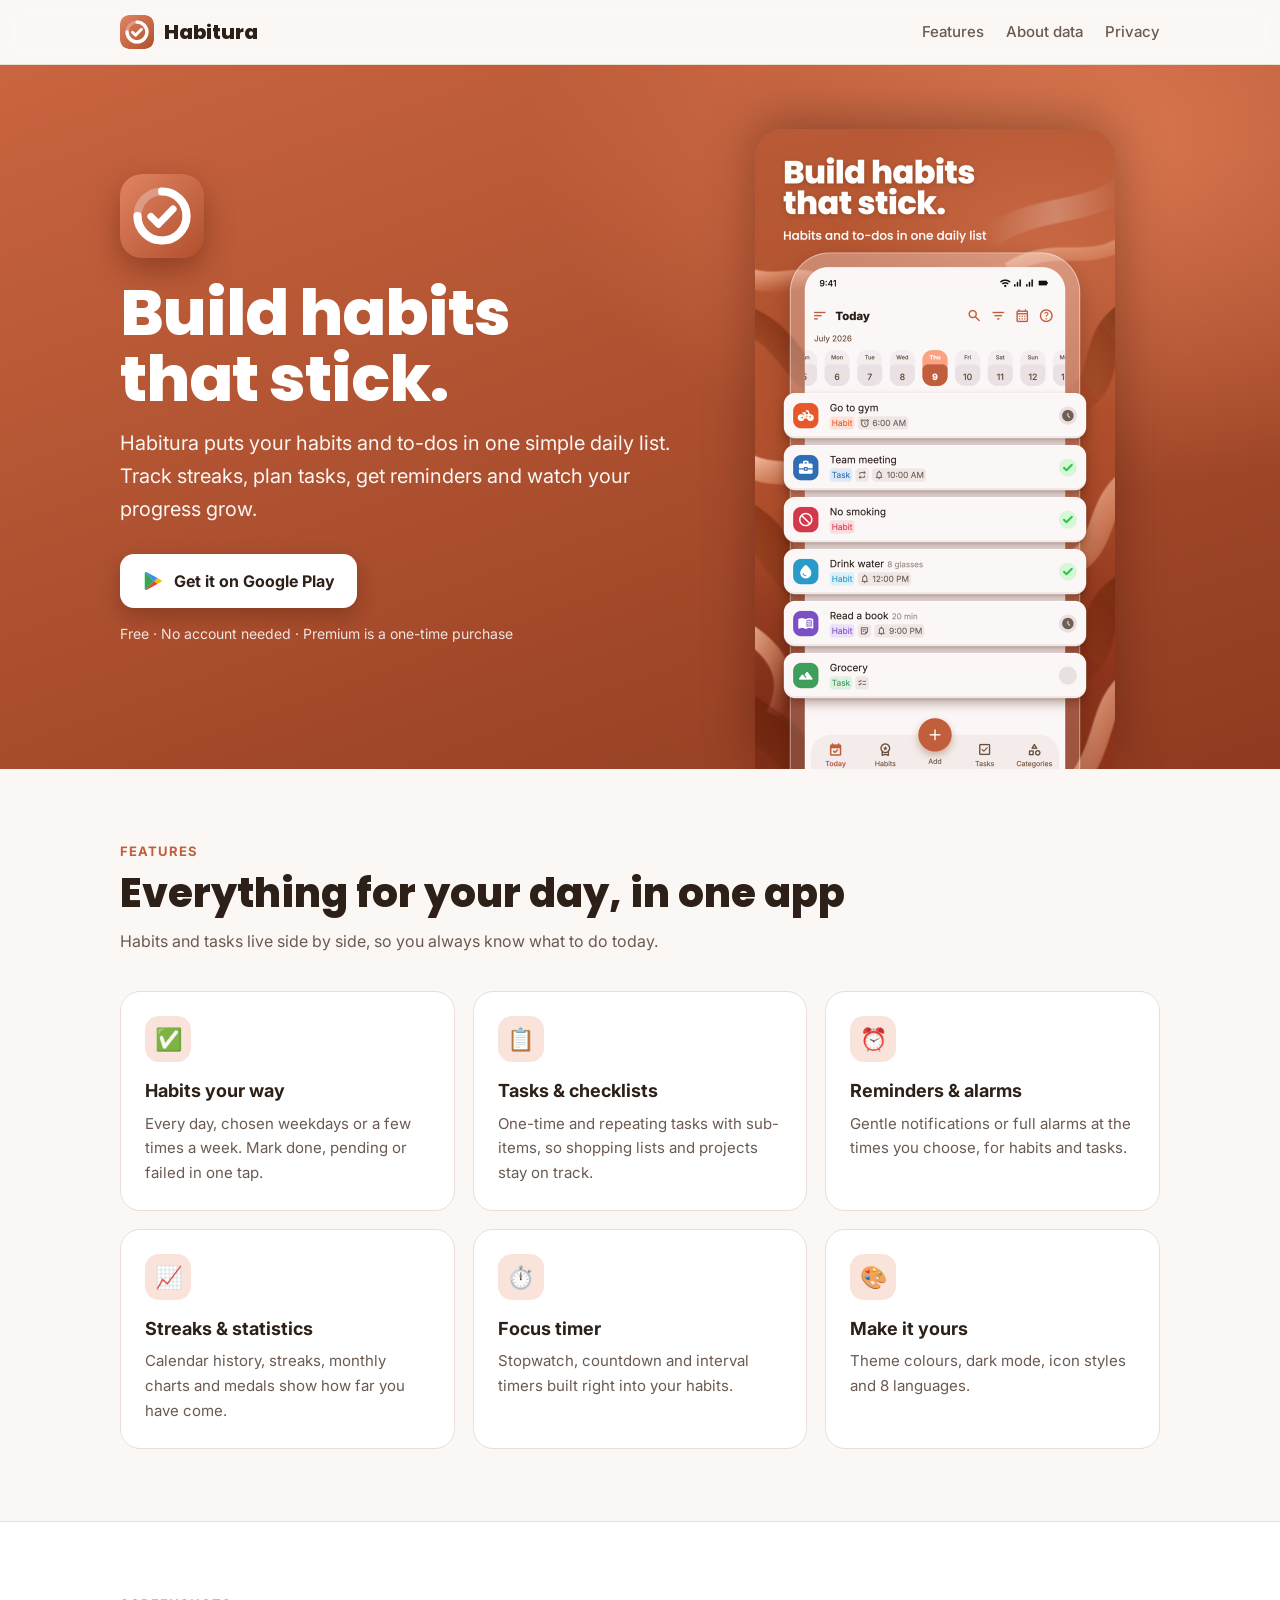
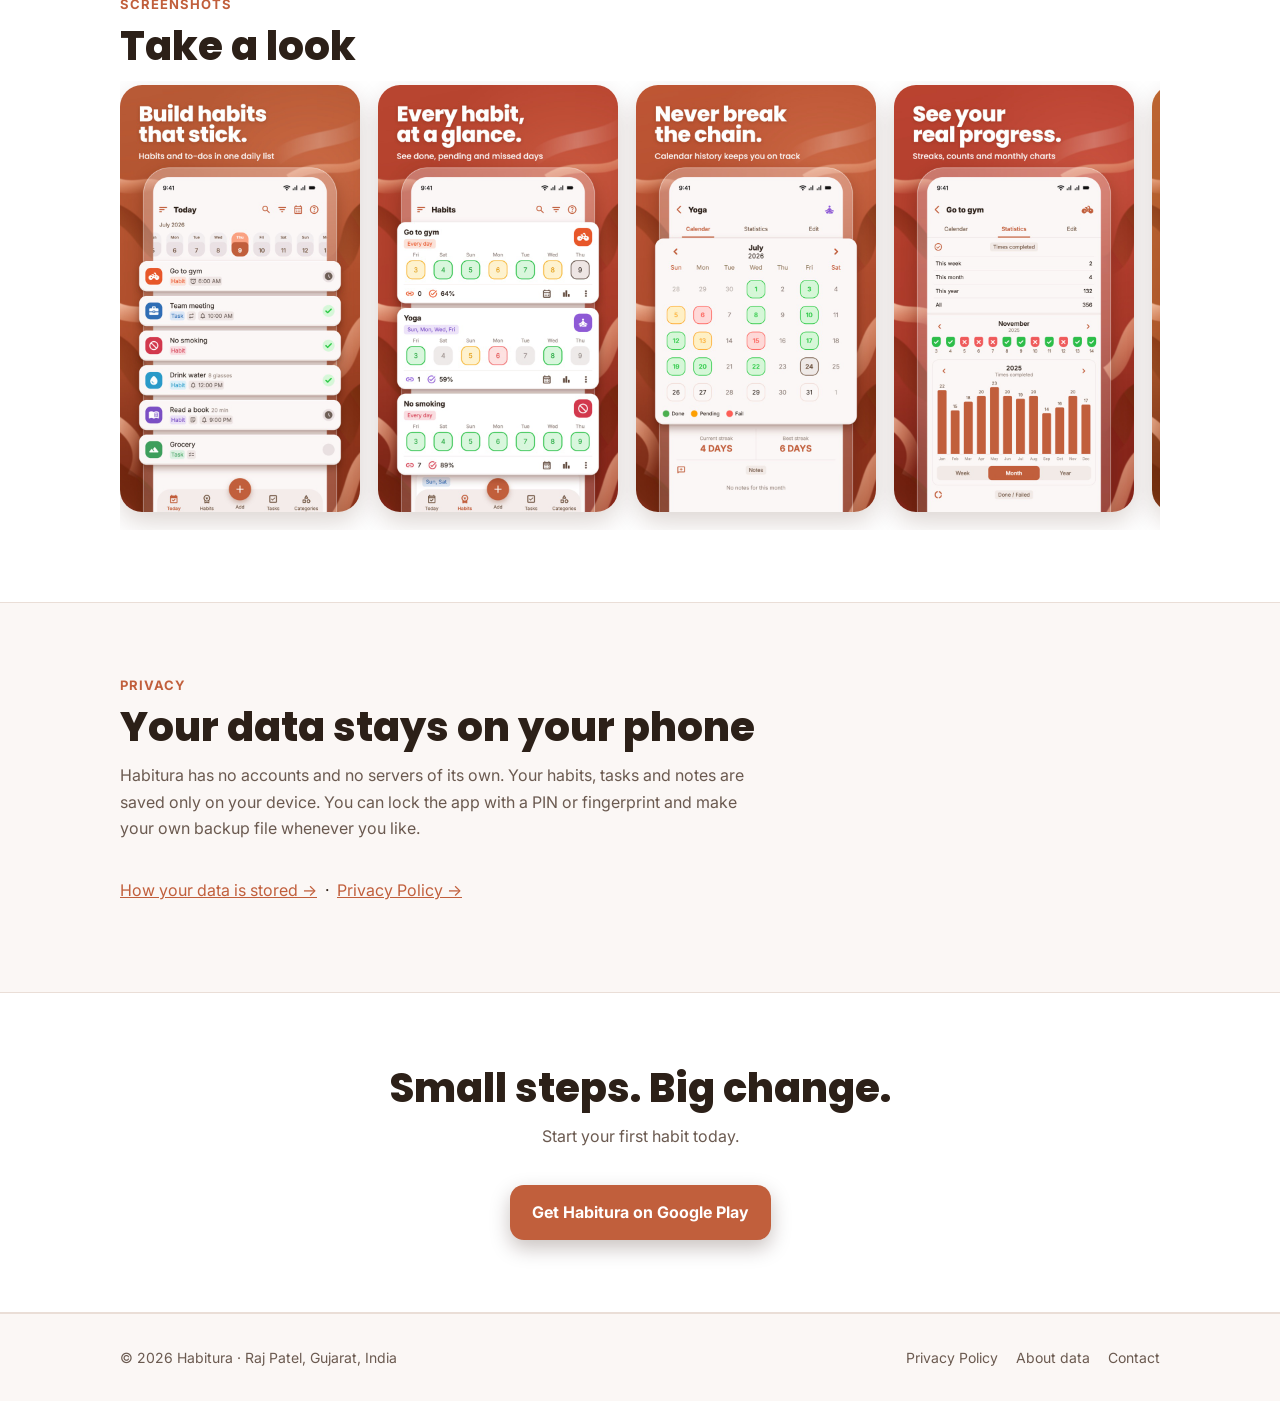
<file: index.html>
<!doctype html>
<html lang="en">
<head>
<meta charset="utf-8">
<meta name="viewport" content="width=device-width, initial-scale=1">
<title>Habitura – Habit tracker &amp; daily to-do list</title>
<meta name="description" content="Habitura is a habit tracker and to-do list in one. Build habits, plan tasks, set reminders and see your streaks. Your data stays on your phone.">
<link rel="icon" href="assets/logo.svg" type="image/svg+xml">
<link rel="preconnect" href="https://fonts.googleapis.com">
<link href="https://fonts.googleapis.com/css2?family=Inter:wght@400;500;700&family=Poppins:wght@800&display=swap" rel="stylesheet">
<link rel="stylesheet" href="assets/style.css">
<meta property="og:title" content="Habitura – Build habits that stick">
<meta property="og:description" content="Habits and to-dos in one daily list.">
<meta property="og:image" content="assets/screens/01_build_habits.jpg">
</head>
<body>

<header class="site-head">
  <div class="wrap">
    <a class="brand" href="./"><img src="assets/logo.svg" alt="">Habitura</a>
    <nav class="nav">
      <a href="#features" class="hide-sm">Features</a>
      <a href="about-data/">About data</a>
      <a href="privacy-policy/">Privacy</a>
    </nav>
  </div>
</header>

<main>
  <div class="hero">
    <div class="wrap">
      <div class="hero-pad">
        <img class="app-icon" src="assets/logo.svg" alt="Habitura app icon">
        <h1>Build habits<br>that stick.</h1>
        <p class="lead">Habitura puts your habits and to-dos in one simple daily list. Track streaks, plan tasks, get reminders and watch your progress grow.</p>
        <a class="btn" href="https://play.google.com/store/apps/details?id=com.habitura">
          <svg viewBox="0 0 24 24" aria-hidden="true"><path fill="#34A853" d="M3.6 2.2 13.4 12l-9.8 9.8c-.4-.2-.6-.6-.6-1.1V3.3c0-.5.2-.9.6-1.1z"/><path fill="#FBBC04" d="m16.8 15.4-3.4-3.4 3.4-3.4 3.9 2.2c1 .6 1 1.9 0 2.4z"/><path fill="#4285F4" d="M16.8 8.6 13.4 12 3.6 2.2c.3-.2.8-.2 1.2 0z"/><path fill="#EA4335" d="M16.8 15.4 4.8 21.8c-.4.2-.9.2-1.2 0l9.8-9.8z"/></svg>
          Get it on Google Play
        </a>
        <p class="note">Free · No account needed · Premium is a one-time purchase</p>
      </div>
      <img class="shot" src="assets/screens/01_build_habits.jpg" alt="Habitura Today screen with habits and tasks">
    </div>
  </div>

  <section id="features">
    <div class="wrap">
      <p class="kicker">Features</p>
      <h2 class="title">Everything for your day, in one app</h2>
      <p class="sub">Habits and tasks live side by side, so you always know what to do today.</p>
      <div class="grid">
        <div class="card"><div class="ic">✅</div><h3>Habits your way</h3><p>Every day, chosen weekdays or a few times a week. Mark done, pending or failed in one tap.</p></div>
        <div class="card"><div class="ic">📋</div><h3>Tasks &amp; checklists</h3><p>One-time and repeating tasks with sub-items, so shopping lists and projects stay on track.</p></div>
        <div class="card"><div class="ic">⏰</div><h3>Reminders &amp; alarms</h3><p>Gentle notifications or full alarms at the times you choose, for habits and tasks.</p></div>
        <div class="card"><div class="ic">📈</div><h3>Streaks &amp; statistics</h3><p>Calendar history, streaks, monthly charts and medals show how far you have come.</p></div>
        <div class="card"><div class="ic">⏱️</div><h3>Focus timer</h3><p>Stopwatch, countdown and interval timers built right into your habits.</p></div>
        <div class="card"><div class="ic">🎨</div><h3>Make it yours</h3><p>Theme colours, dark mode, icon styles and 8 languages.</p></div>
      </div>
    </div>
  </section>

  <section class="band">
    <div class="wrap">
      <p class="kicker">Screenshots</p>
      <h2 class="title">Take a look</h2>
      <div class="shots">
        <img src="assets/screens/01_build_habits.jpg" alt="Today list" loading="lazy">
        <img src="assets/screens/02_habits_at_glance.jpg" alt="Habits with weekly progress" loading="lazy">
        <img src="assets/screens/06_never_break_chain.jpg" alt="Calendar history" loading="lazy">
        <img src="assets/screens/04_real_progress.jpg" alt="Statistics and charts" loading="lazy">
        <img src="assets/screens/05_make_it_yours.jpg" alt="Customize colours and icons" loading="lazy">
      </div>
    </div>
  </section>

  <section>
    <div class="wrap">
      <p class="kicker">Privacy</p>
      <h2 class="title">Your data stays on your phone</h2>
      <p class="sub">Habitura has no accounts and no servers of its own. Your habits, tasks and notes are saved only on your device. You can lock the app with a PIN or fingerprint and make your own backup file whenever you like.</p>
      <p><a href="about-data/">How your data is stored →</a> &nbsp;·&nbsp; <a href="privacy-policy/">Privacy Policy →</a></p>
    </div>
  </section>

  <section class="band cta">
    <div class="wrap">
      <h2 class="title">Small steps. Big change.</h2>
      <p class="sub" style="margin-left:auto;margin-right:auto">Start your first habit today.</p>
      <a class="btn" href="https://play.google.com/store/apps/details?id=com.habitura">Get Habitura on Google Play</a>
    </div>
  </section>
</main>

<footer class="site-foot">
  <div class="wrap">
    <span>© 2026 Habitura · Raj Patel, Gujarat, India</span>
    <nav>
      <a href="privacy-policy/">Privacy Policy</a>
      <a href="about-data/">About data</a>
      <a href="mailto:support@habitura.co.in">Contact</a>
    </nav>
  </div>
</footer>
</body>
</html>
</file>
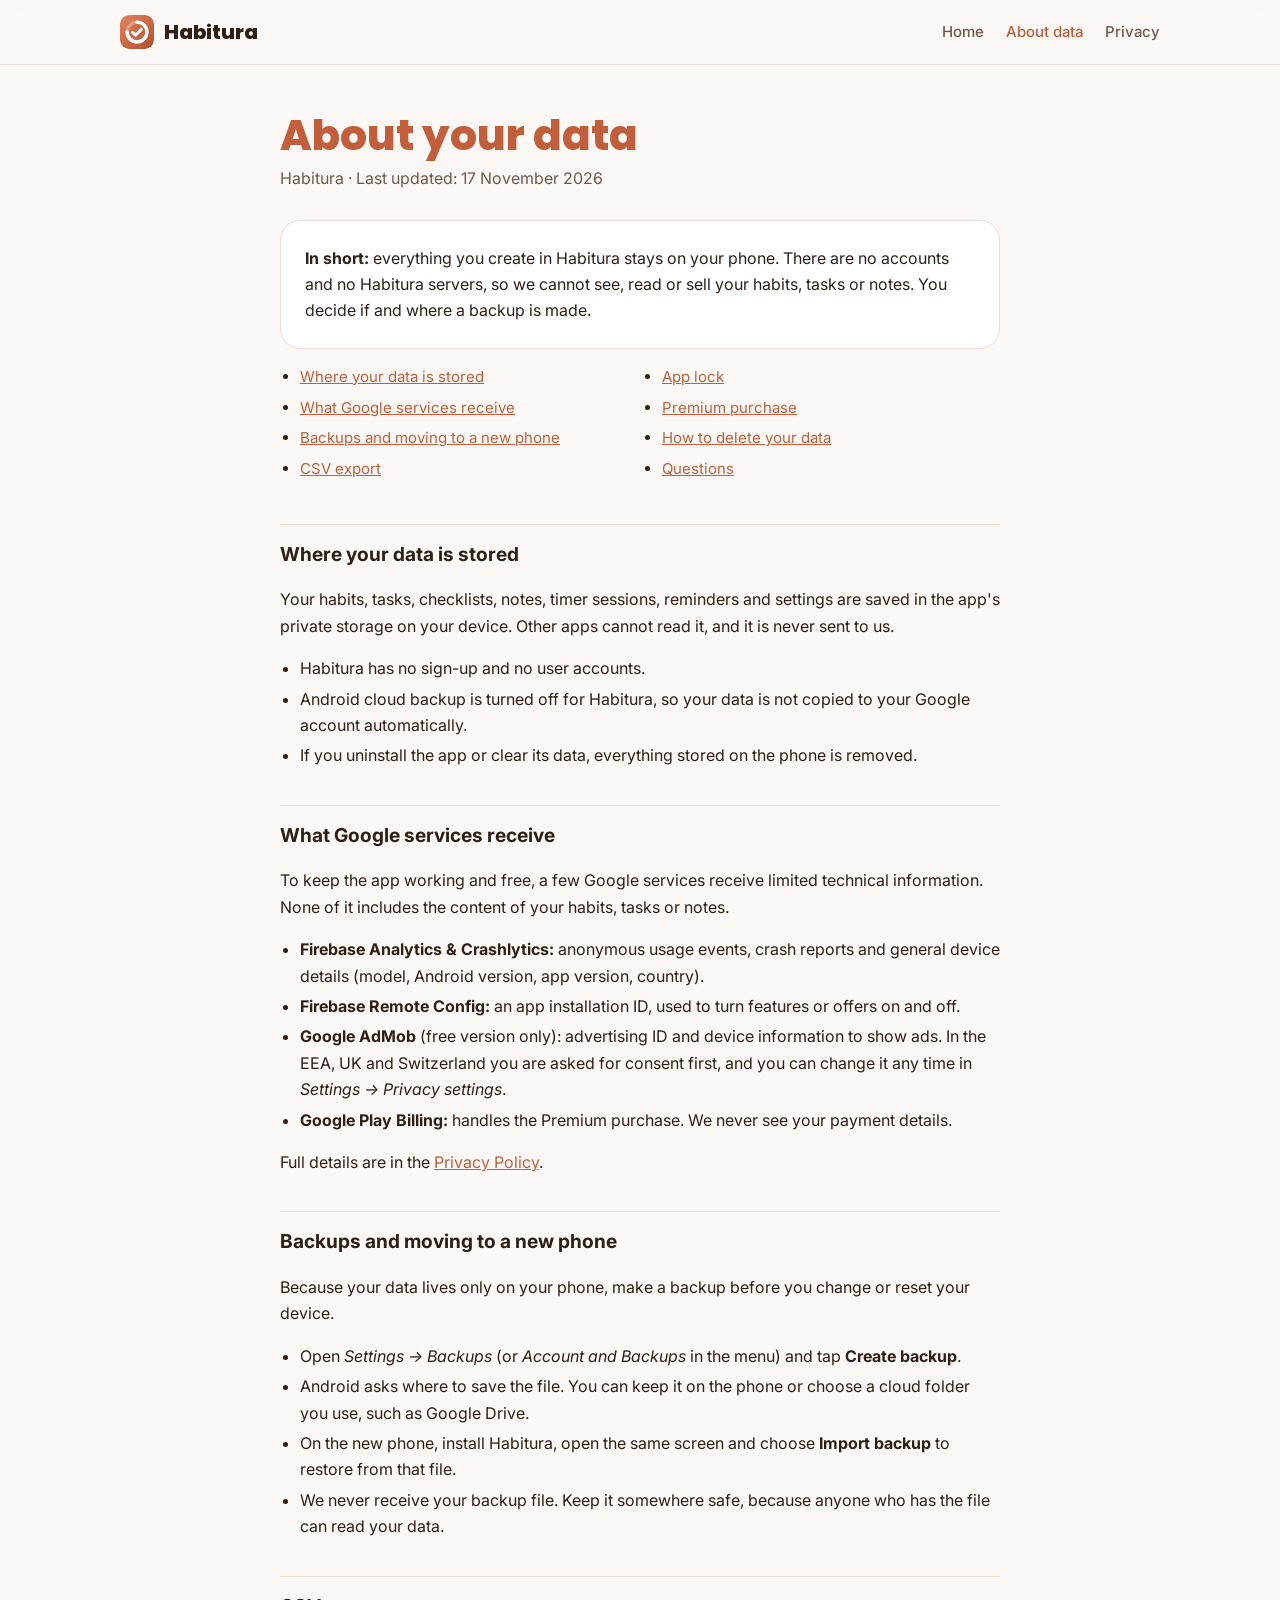
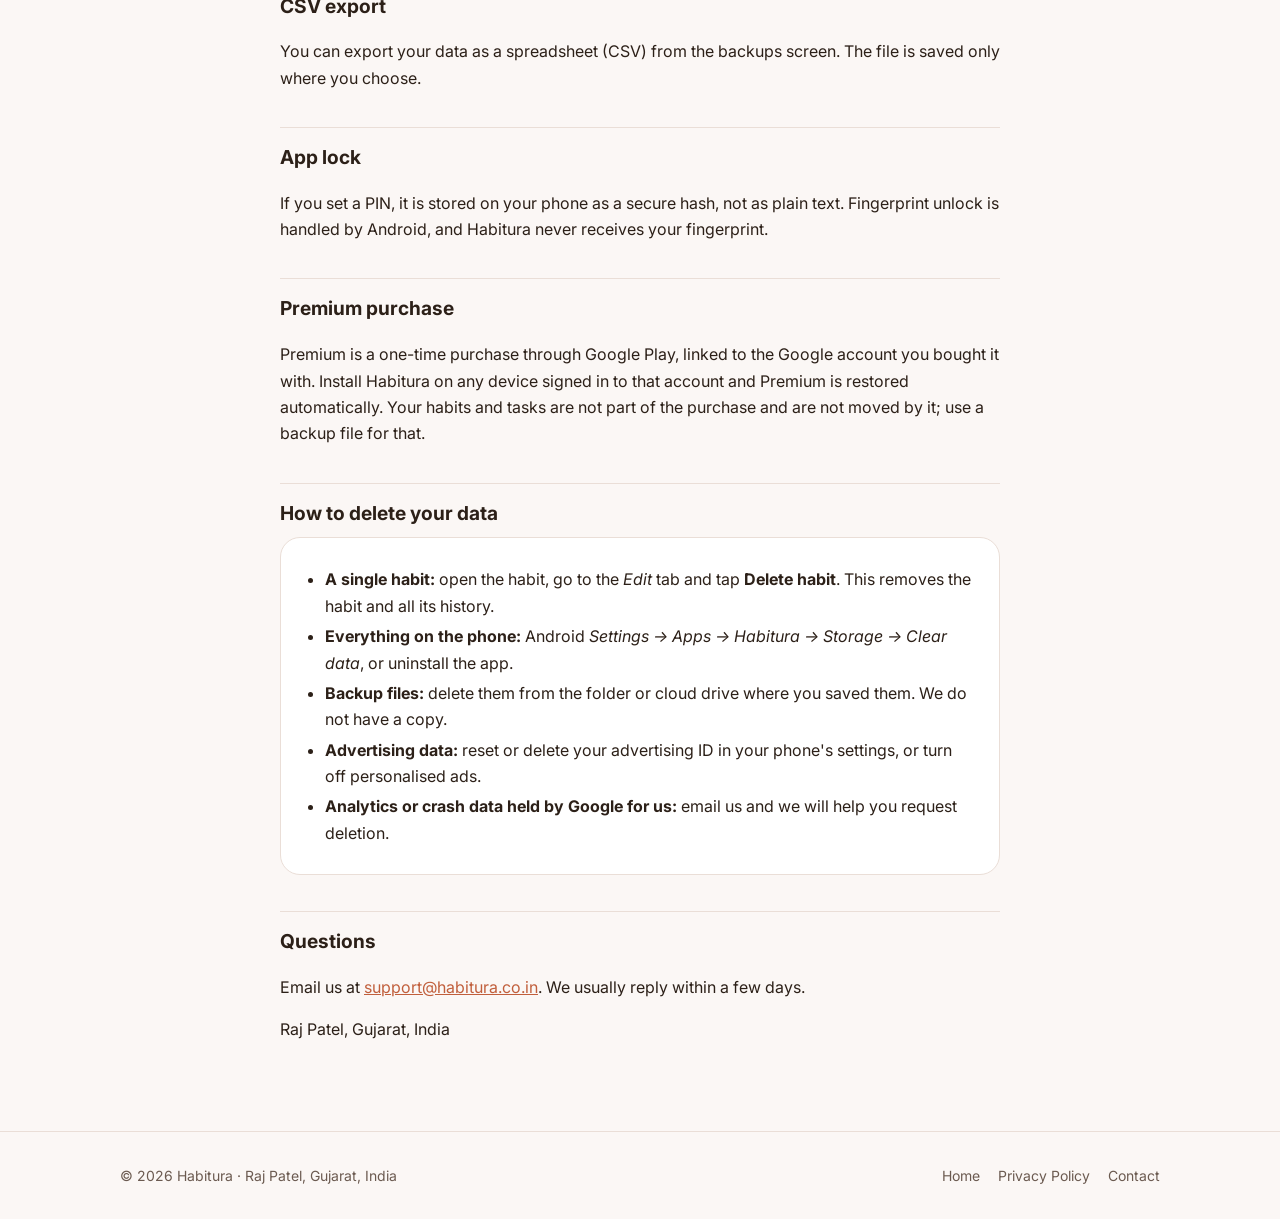
<file: about-data/index.html>
<!doctype html>
<html lang="en">
<head>
<meta charset="utf-8">
<meta name="viewport" content="width=device-width, initial-scale=1">
<title>About your data – Habitura</title>
<meta name="description" content="Where Habitura stores your habits and tasks, how backups work, and how to delete your data.">
<link rel="icon" href="../assets/logo.svg" type="image/svg+xml">
<link rel="preconnect" href="https://fonts.googleapis.com">
<link href="https://fonts.googleapis.com/css2?family=Inter:wght@400;500;700&family=Poppins:wght@800&display=swap" rel="stylesheet">
<link rel="stylesheet" href="../assets/style.css">
</head>
<body>
<header class="site-head"><div class="wrap">
  <a class="brand" href="../"><img src="../assets/logo.svg" alt="">Habitura</a>
  <nav class="nav"><a href="../" class="hide-sm">Home</a><a href="./" aria-current="page">About data</a><a href="../privacy-policy/">Privacy</a></nav>
</div></header>

<main class="doc">
<h1>About your data</h1>
<p class="meta">Habitura · Last updated: 17 November 2026</p>

<div class="card">
  <strong>In short:</strong> everything you create in Habitura stays on your phone. There are no accounts and no
  Habitura servers, so we cannot see, read or sell your habits, tasks or notes. You decide if and where a backup is made.
</div>

<ul class="toc">
  <li><a href="#stored">Where your data is stored</a></li>
  <li><a href="#google">What Google services receive</a></li>
  <li><a href="#backups">Backups and moving to a new phone</a></li>
  <li><a href="#export">CSV export</a></li>
  <li><a href="#lock">App lock</a></li>
  <li><a href="#premium">Premium purchase</a></li>
  <li><a href="#delete">How to delete your data</a></li>
  <li><a href="#contact">Questions</a></li>
</ul>

<h2 id="stored">Where your data is stored</h2>
<p>Your habits, tasks, checklists, notes, timer sessions, reminders and settings are saved in the app's private
storage on your device. Other apps cannot read it, and it is never sent to us.</p>
<ul>
  <li>Habitura has no sign-up and no user accounts.</li>
  <li>Android cloud backup is turned off for Habitura, so your data is not copied to your Google account automatically.</li>
  <li>If you uninstall the app or clear its data, everything stored on the phone is removed.</li>
</ul>

<h2 id="google">What Google services receive</h2>
<p>To keep the app working and free, a few Google services receive limited technical information. None of it
includes the content of your habits, tasks or notes.</p>
<ul>
  <li><strong>Firebase Analytics &amp; Crashlytics:</strong> anonymous usage events, crash reports and general device details (model, Android version, app version, country).</li>
  <li><strong>Firebase Remote Config:</strong> an app installation ID, used to turn features or offers on and off.</li>
  <li><strong>Google AdMob</strong> (free version only): advertising ID and device information to show ads. In the EEA, UK and Switzerland you are asked for consent first, and you can change it any time in <em>Settings → Privacy settings</em>.</li>
  <li><strong>Google Play Billing:</strong> handles the Premium purchase. We never see your payment details.</li>
</ul>
<p>Full details are in the <a href="../privacy-policy/">Privacy Policy</a>.</p>

<h2 id="backups">Backups and moving to a new phone</h2>
<p>Because your data lives only on your phone, make a backup before you change or reset your device.</p>
<ul>
  <li>Open <em>Settings → Backups</em> (or <em>Account and Backups</em> in the menu) and tap <strong>Create backup</strong>.</li>
  <li>Android asks where to save the file. You can keep it on the phone or choose a cloud folder you use, such as Google Drive.</li>
  <li>On the new phone, install Habitura, open the same screen and choose <strong>Import backup</strong> to restore from that file.</li>
  <li>We never receive your backup file. Keep it somewhere safe, because anyone who has the file can read your data.</li>
</ul>

<h2 id="export">CSV export</h2>
<p>You can export your data as a spreadsheet (CSV) from the backups screen. The file is saved only where you choose.</p>

<h2 id="lock">App lock</h2>
<p>If you set a PIN, it is stored on your phone as a secure hash, not as plain text. Fingerprint unlock is handled by
Android, and Habitura never receives your fingerprint.</p>

<h2 id="premium">Premium purchase</h2>
<p>Premium is a one-time purchase through Google Play, linked to the Google account you bought it with. Install
Habitura on any device signed in to that account and Premium is restored automatically. Your habits and tasks are not
part of the purchase and are not moved by it; use a backup file for that.</p>

<h2 id="delete">How to delete your data</h2>
<div class="card">
  <ul style="margin:0">
    <li><strong>A single habit:</strong> open the habit, go to the <em>Edit</em> tab and tap <strong>Delete habit</strong>. This removes the habit and all its history.</li>
    <li><strong>Everything on the phone:</strong> Android <em>Settings → Apps → Habitura → Storage → Clear data</em>, or uninstall the app.</li>
    <li><strong>Backup files:</strong> delete them from the folder or cloud drive where you saved them. We do not have a copy.</li>
    <li><strong>Advertising data:</strong> reset or delete your advertising ID in your phone's settings, or turn off personalised ads.</li>
    <li><strong>Analytics or crash data held by Google for us:</strong> email us and we will help you request deletion.</li>
  </ul>
</div>

<h2 id="contact">Questions</h2>
<p>Email us at <a href="mailto:support@habitura.co.in">support@habitura.co.in</a>. We usually reply within a few days.</p>
<p>Raj Patel, Gujarat, India</p>
</main>

<footer class="site-foot"><div class="wrap">
  <span>© 2026 Habitura · Raj Patel, Gujarat, India</span>
  <nav><a href="../">Home</a><a href="../privacy-policy/">Privacy Policy</a><a href="mailto:support@habitura.co.in">Contact</a></nav>
</div></footer>
</body>
</html>
</file>
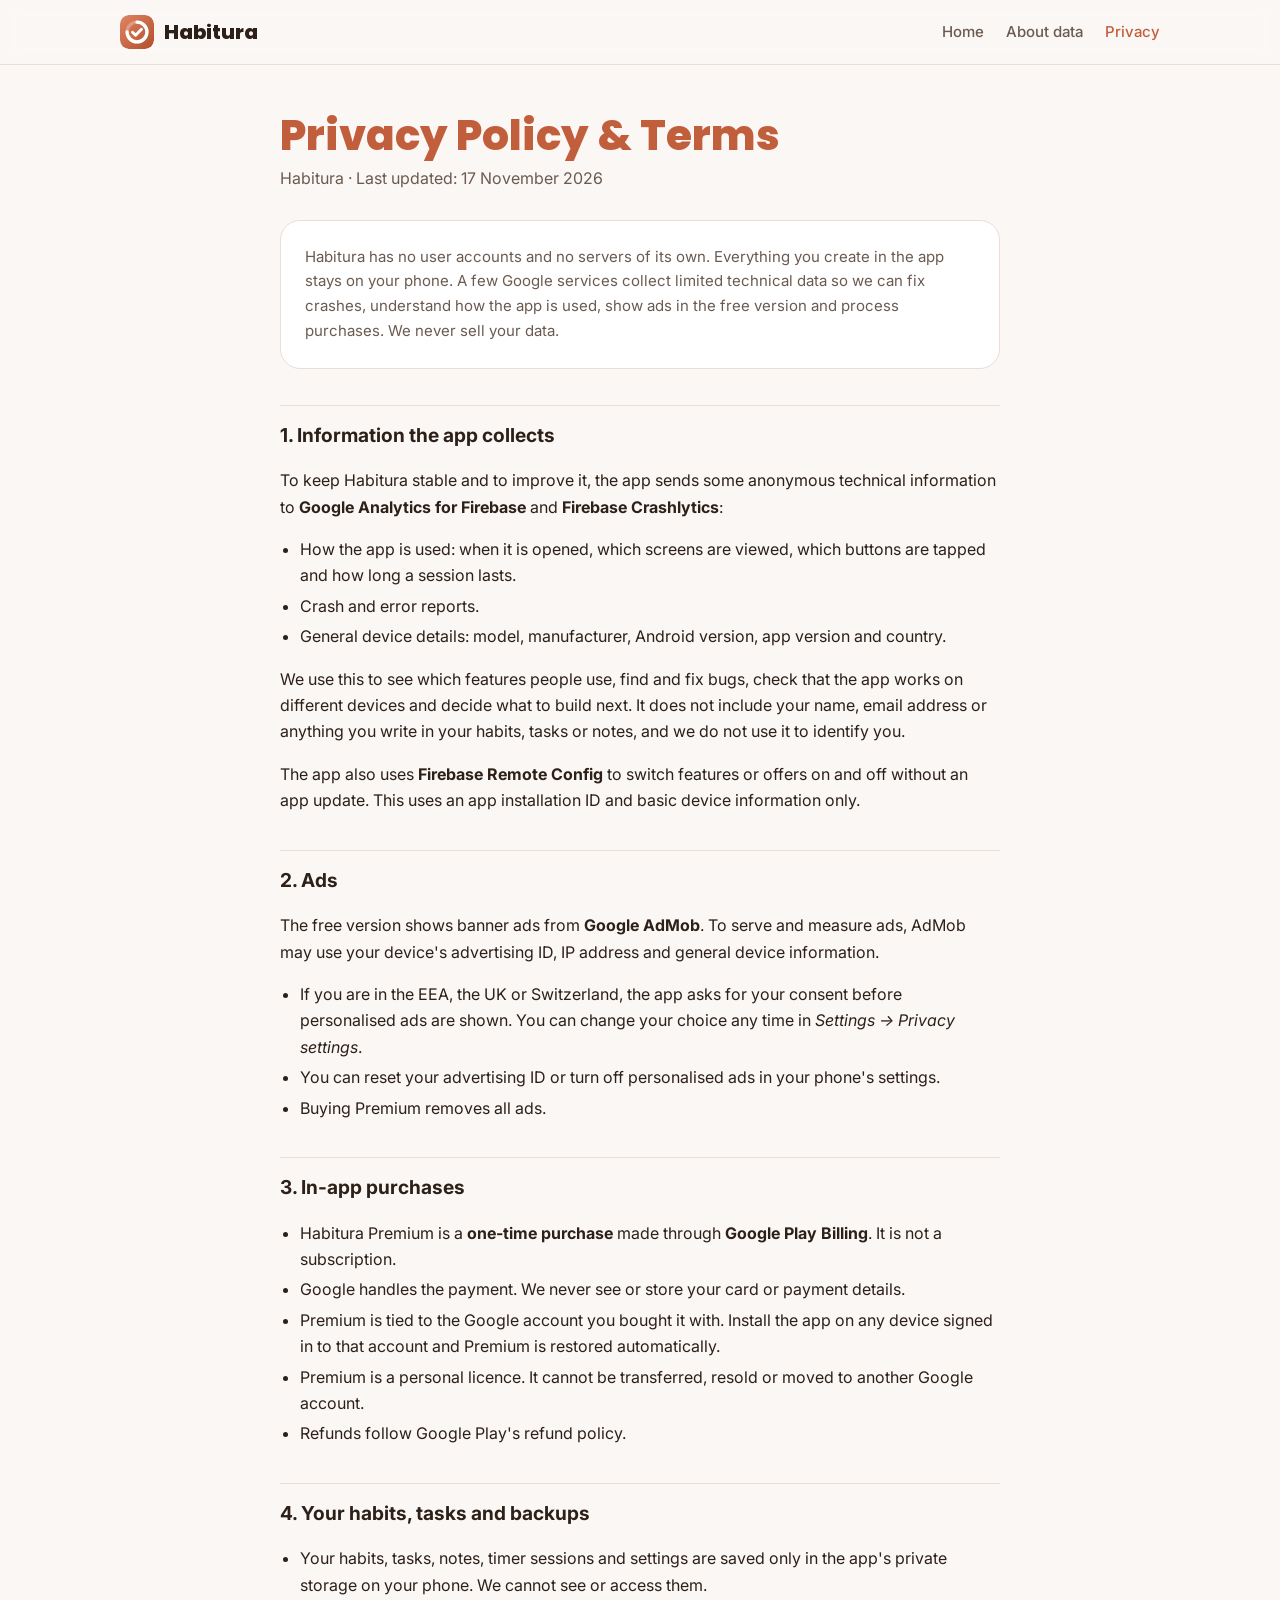
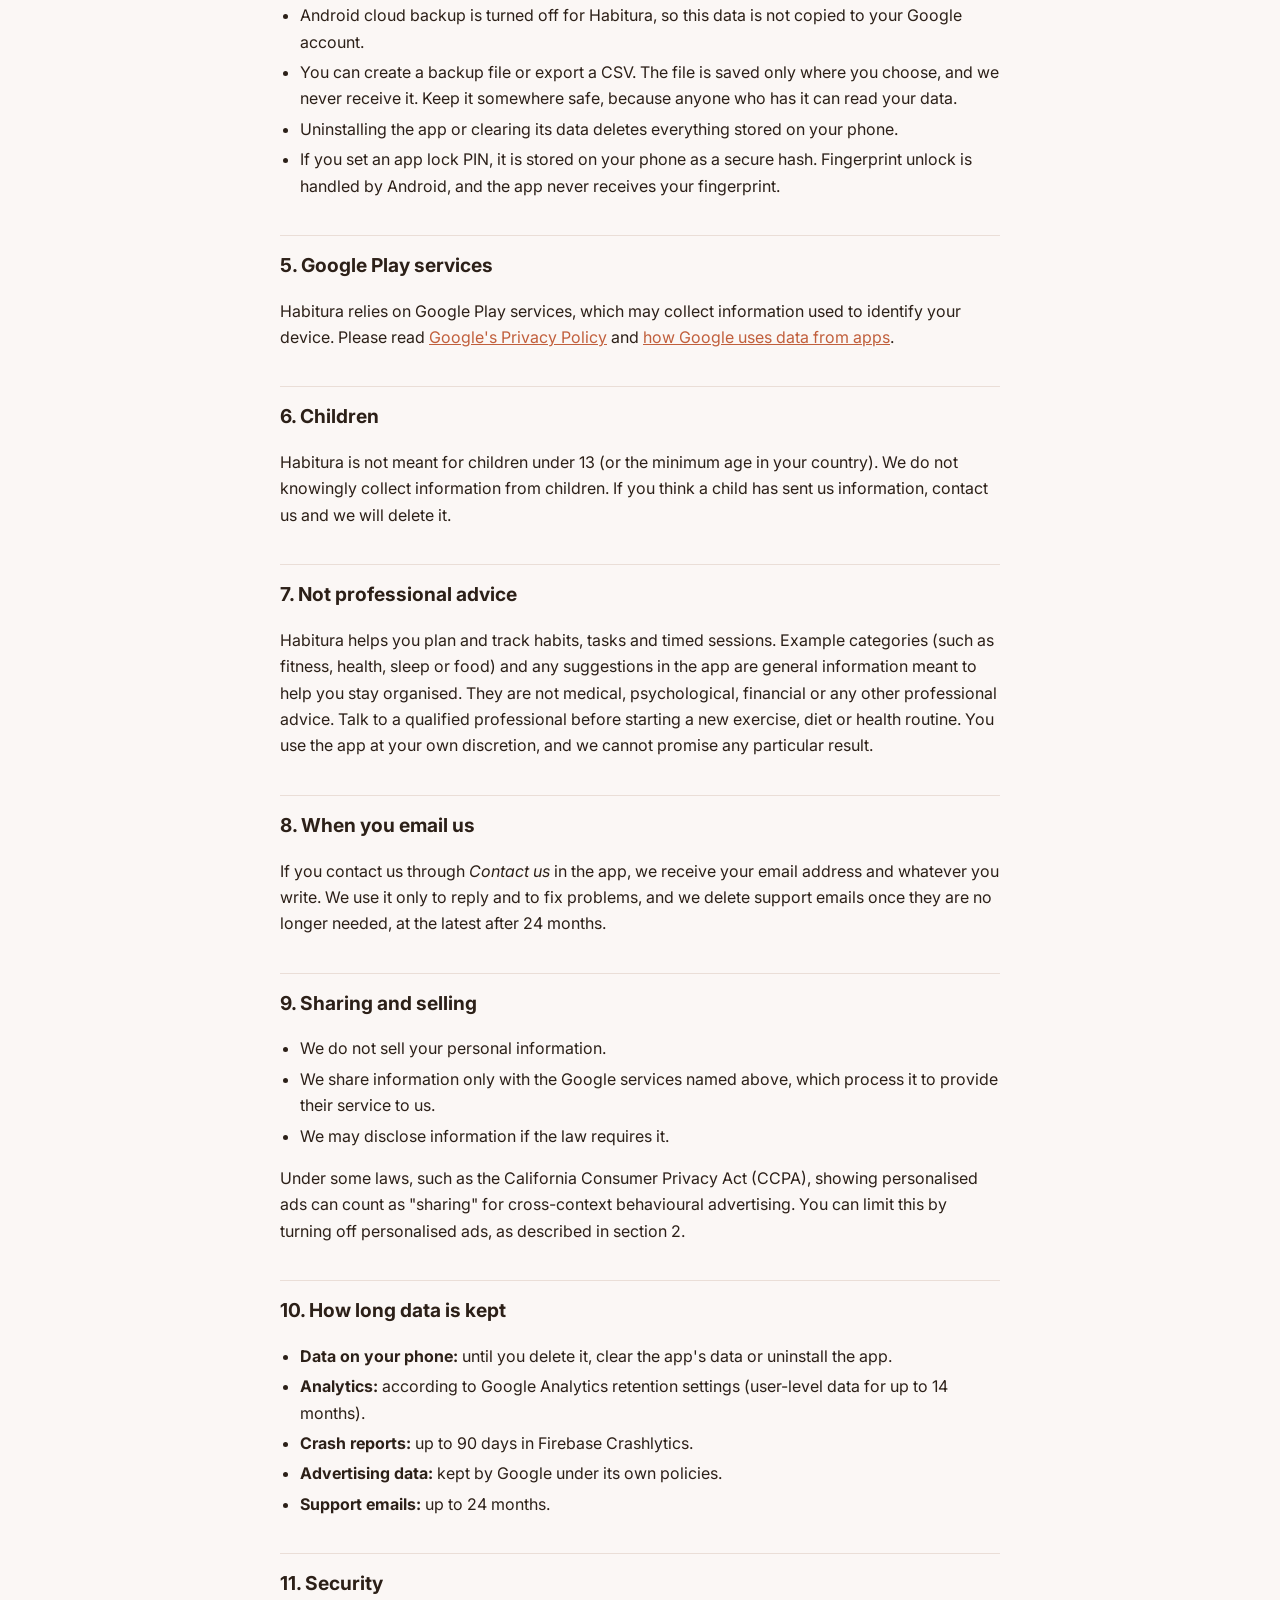
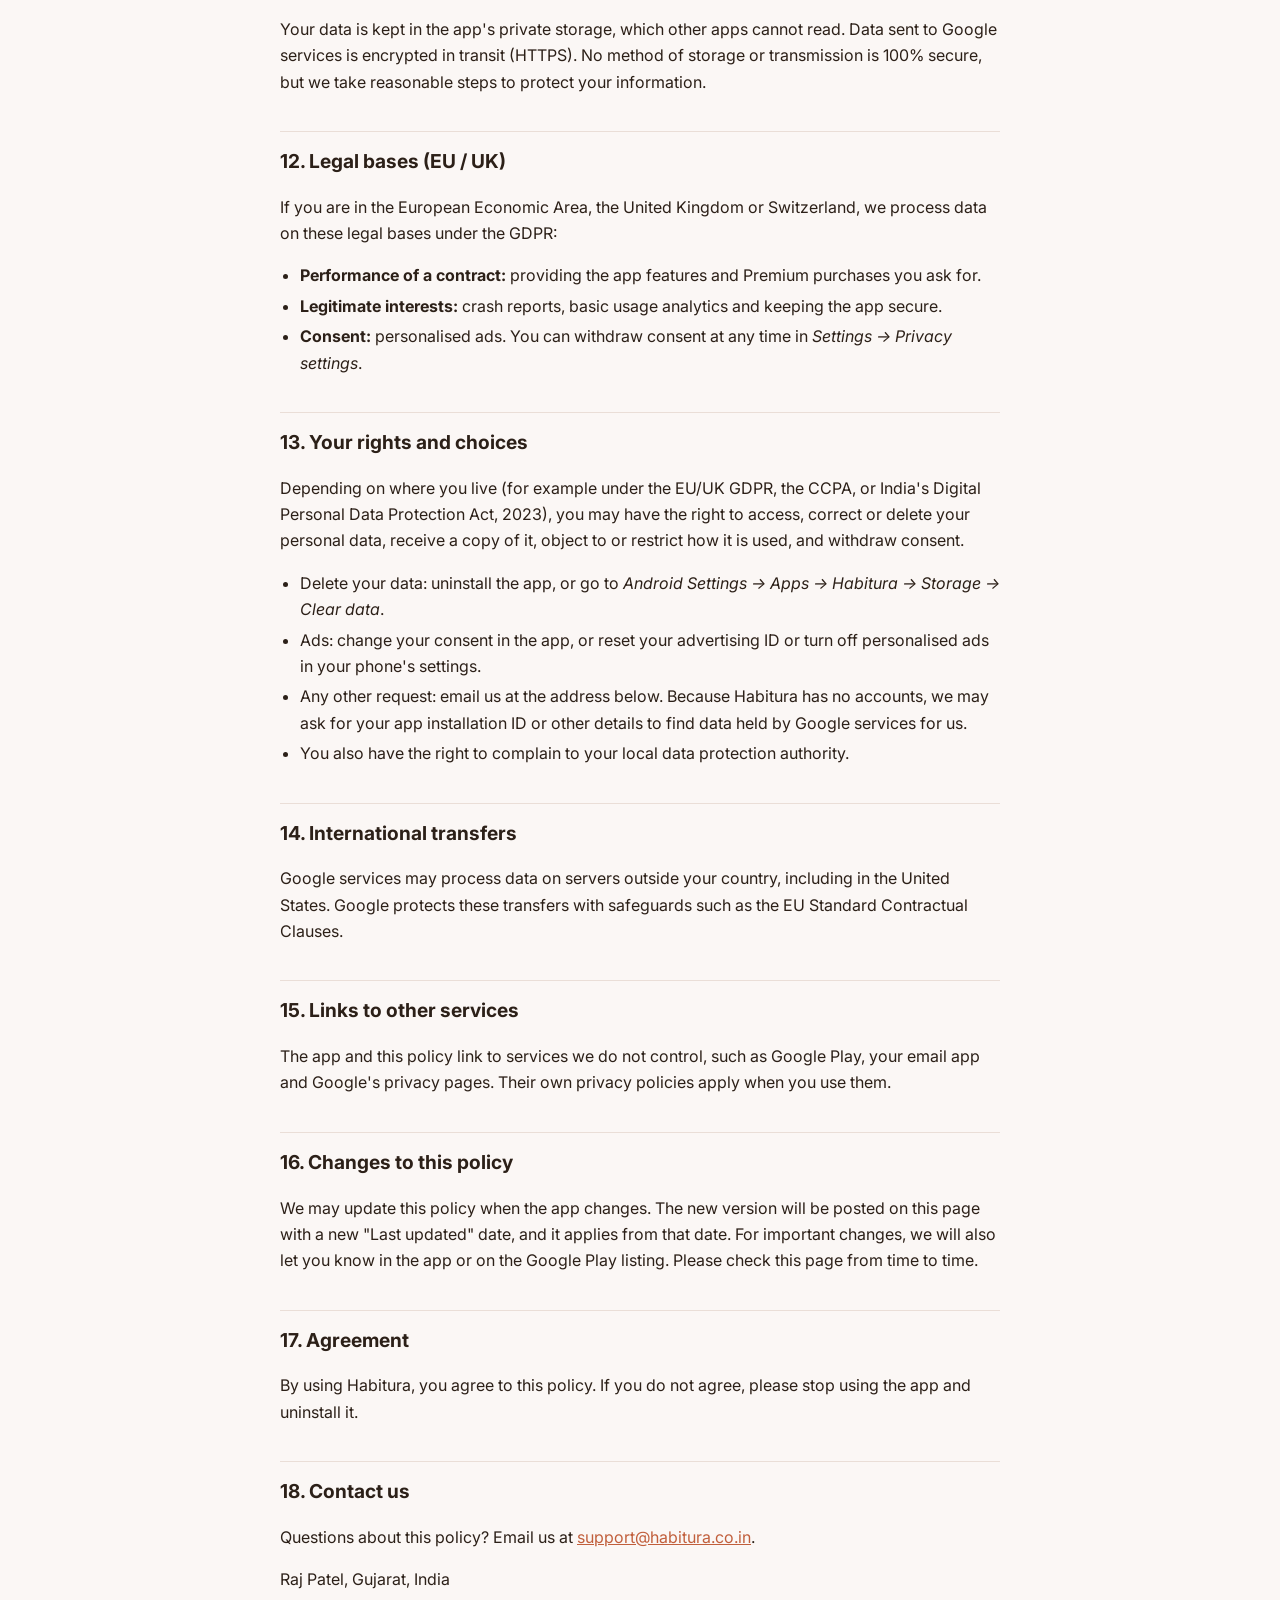
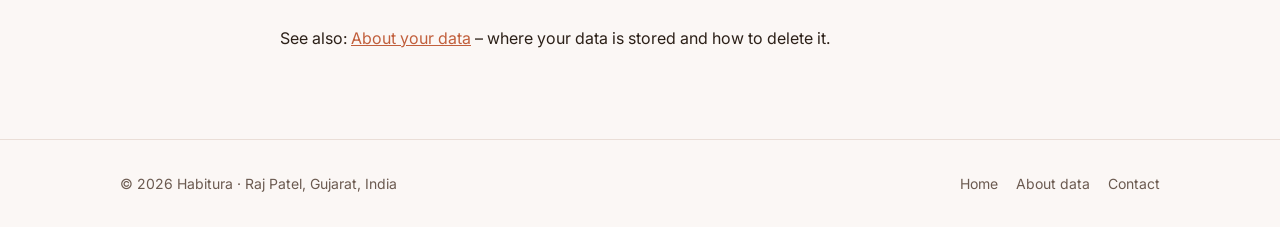
<file: privacy-policy/index.html>
<!doctype html>
<html lang="en">
<head>
<meta charset="utf-8">
<meta name="viewport" content="width=device-width, initial-scale=1">
<title>Privacy Policy &amp; Terms – Habitura</title>
<meta name="description" content="How the Habitura app handles your information, ads, purchases and data, and the terms of use.">
<link rel="icon" href="../assets/logo.svg" type="image/svg+xml">
<link rel="preconnect" href="https://fonts.googleapis.com">
<link href="https://fonts.googleapis.com/css2?family=Inter:wght@400;500;700&family=Poppins:wght@800&display=swap" rel="stylesheet">
<link rel="stylesheet" href="../assets/style.css">
</head>
<body>
<header class="site-head"><div class="wrap">
  <a class="brand" href="../"><img src="../assets/logo.svg" alt="">Habitura</a>
  <nav class="nav"><a href="../" class="hide-sm">Home</a><a href="../about-data/">About data</a><a href="./" aria-current="page">Privacy</a></nav>
</div></header>
<main class="doc">

<h1>Privacy Policy &amp; Terms</h1>
<p class="meta">Habitura · Last updated: 17 November 2026</p>

<div class="card">
  <p style="margin:0">Habitura has no user accounts and no servers of its own. Everything you create in the app
  stays on your phone. A few Google services collect limited technical data so we can fix crashes, understand
  how the app is used, show ads in the free version and process purchases. We never sell your data.</p>
</div>

<h2>1. Information the app collects</h2>
<p>To keep Habitura stable and to improve it, the app sends some anonymous technical information to
<strong>Google Analytics for Firebase</strong> and <strong>Firebase Crashlytics</strong>:</p>
<ul>
  <li>How the app is used: when it is opened, which screens are viewed, which buttons are tapped and how long a session lasts.</li>
  <li>Crash and error reports.</li>
  <li>General device details: model, manufacturer, Android version, app version and country.</li>
</ul>
<p>We use this to see which features people use, find and fix bugs, check that the app works on different
devices and decide what to build next. It does not include your name, email address or anything you write
in your habits, tasks or notes, and we do not use it to identify you.</p>
<p>The app also uses <strong>Firebase Remote Config</strong> to switch features or offers on and off without an
app update. This uses an app installation ID and basic device information only.</p>

<h2>2. Ads</h2>
<p>The free version shows banner ads from <strong>Google AdMob</strong>. To serve and measure ads, AdMob may use
your device's advertising ID, IP address and general device information.</p>
<ul>
  <li>If you are in the EEA, the UK or Switzerland, the app asks for your consent before personalised ads are shown. You can change your choice any time in <em>Settings → Privacy settings</em>.</li>
  <li>You can reset your advertising ID or turn off personalised ads in your phone's settings.</li>
  <li>Buying Premium removes all ads.</li>
</ul>

<h2>3. In-app purchases</h2>
<ul>
  <li>Habitura Premium is a <strong>one-time purchase</strong> made through <strong>Google Play Billing</strong>. It is not a subscription.</li>
  <li>Google handles the payment. We never see or store your card or payment details.</li>
  <li>Premium is tied to the Google account you bought it with. Install the app on any device signed in to that account and Premium is restored automatically.</li>
  <li>Premium is a personal licence. It cannot be transferred, resold or moved to another Google account.</li>
  <li>Refunds follow Google Play's refund policy.</li>
</ul>

<h2>4. Your habits, tasks and backups</h2>
<ul>
  <li>Your habits, tasks, notes, timer sessions and settings are saved only in the app's private storage on your phone. We cannot see or access them.</li>
  <li>Android cloud backup is turned off for Habitura, so this data is not copied to your Google account.</li>
  <li>You can create a backup file or export a CSV. The file is saved only where you choose, and we never receive it. Keep it somewhere safe, because anyone who has it can read your data.</li>
  <li>Uninstalling the app or clearing its data deletes everything stored on your phone.</li>
  <li>If you set an app lock PIN, it is stored on your phone as a secure hash. Fingerprint unlock is handled by Android, and the app never receives your fingerprint.</li>
</ul>

<h2>5. Google Play services</h2>
<p>Habitura relies on Google Play services, which may collect information used to identify your device.
Please read <a href="https://policies.google.com/privacy" target="_blank" rel="noopener">Google's Privacy Policy</a>
and <a href="https://policies.google.com/technologies/partner-sites" target="_blank" rel="noopener">how Google uses data from apps</a>.</p>

<h2>6. Children</h2>
<p>Habitura is not meant for children under 13 (or the minimum age in your country). We do not knowingly collect
information from children. If you think a child has sent us information, contact us and we will delete it.</p>

<h2>7. Not professional advice</h2>
<p>Habitura helps you plan and track habits, tasks and timed sessions. Example categories (such as fitness, health,
sleep or food) and any suggestions in the app are general information meant to help you stay organised. They are
not medical, psychological, financial or any other professional advice. Talk to a qualified professional before
starting a new exercise, diet or health routine. You use the app at your own discretion, and we cannot promise any
particular result.</p>

<h2>8. When you email us</h2>
<p>If you contact us through <em>Contact us</em> in the app, we receive your email address and whatever you write.
We use it only to reply and to fix problems, and we delete support emails once they are no longer needed,
at the latest after 24 months.</p>

<h2>9. Sharing and selling</h2>
<ul>
  <li>We do not sell your personal information.</li>
  <li>We share information only with the Google services named above, which process it to provide their service to us.</li>
  <li>We may disclose information if the law requires it.</li>
</ul>
<p>Under some laws, such as the California Consumer Privacy Act (CCPA), showing personalised ads can count as
"sharing" for cross-context behavioural advertising. You can limit this by turning off personalised ads, as described in section 2.</p>

<h2>10. How long data is kept</h2>
<ul>
  <li><strong>Data on your phone:</strong> until you delete it, clear the app's data or uninstall the app.</li>
  <li><strong>Analytics:</strong> according to Google Analytics retention settings (user-level data for up to 14 months).</li>
  <li><strong>Crash reports:</strong> up to 90 days in Firebase Crashlytics.</li>
  <li><strong>Advertising data:</strong> kept by Google under its own policies.</li>
  <li><strong>Support emails:</strong> up to 24 months.</li>
</ul>

<h2>11. Security</h2>
<p>Your data is kept in the app's private storage, which other apps cannot read. Data sent to Google services is
encrypted in transit (HTTPS). No method of storage or transmission is 100% secure, but we take reasonable steps
to protect your information.</p>

<h2>12. Legal bases (EU / UK)</h2>
<p>If you are in the European Economic Area, the United Kingdom or Switzerland, we process data on these legal bases under the GDPR:</p>
<ul>
  <li><strong>Performance of a contract:</strong> providing the app features and Premium purchases you ask for.</li>
  <li><strong>Legitimate interests:</strong> crash reports, basic usage analytics and keeping the app secure.</li>
  <li><strong>Consent:</strong> personalised ads. You can withdraw consent at any time in <em>Settings → Privacy settings</em>.</li>
</ul>

<h2>13. Your rights and choices</h2>
<p>Depending on where you live (for example under the EU/UK GDPR, the CCPA, or India's Digital Personal Data
Protection Act, 2023), you may have the right to access, correct or delete your personal data, receive a copy of it,
object to or restrict how it is used, and withdraw consent.</p>
<ul>
  <li>Delete your data: uninstall the app, or go to <em>Android Settings → Apps → Habitura → Storage → Clear data</em>.</li>
  <li>Ads: change your consent in the app, or reset your advertising ID or turn off personalised ads in your phone's settings.</li>
  <li>Any other request: email us at the address below. Because Habitura has no accounts, we may ask for your app installation ID or other details to find data held by Google services for us.</li>
  <li>You also have the right to complain to your local data protection authority.</li>
</ul>

<h2>14. International transfers</h2>
<p>Google services may process data on servers outside your country, including in the United States.
Google protects these transfers with safeguards such as the EU Standard Contractual Clauses.</p>

<h2>15. Links to other services</h2>
<p>The app and this policy link to services we do not control, such as Google Play, your email app and Google's
privacy pages. Their own privacy policies apply when you use them.</p>

<h2>16. Changes to this policy</h2>
<p>We may update this policy when the app changes. The new version will be posted on this page with a new
"Last updated" date, and it applies from that date. For important changes, we will also let you know in the app or
on the Google Play listing. Please check this page from time to time.</p>

<h2>17. Agreement</h2>
<p>By using Habitura, you agree to this policy. If you do not agree, please stop using the app and uninstall it.</p>

<h2>18. Contact us</h2>
<p>Questions about this policy? Email us at
<a href="mailto:support@habitura.co.in">support@habitura.co.in</a>.</p>
<p>Raj Patel, Gujarat, India</p>


<p style="margin-top:32px">See also: <a href="../about-data/">About your data</a> – where your data is stored and how to delete it.</p>
</main>
<footer class="site-foot"><div class="wrap">
  <span>© 2026 Habitura · Raj Patel, Gujarat, India</span>
  <nav><a href="../">Home</a><a href="../about-data/">About data</a><a href="mailto:support@habitura.co.in">Contact</a></nav>
</div></footer>
</body>
</html>
</file>
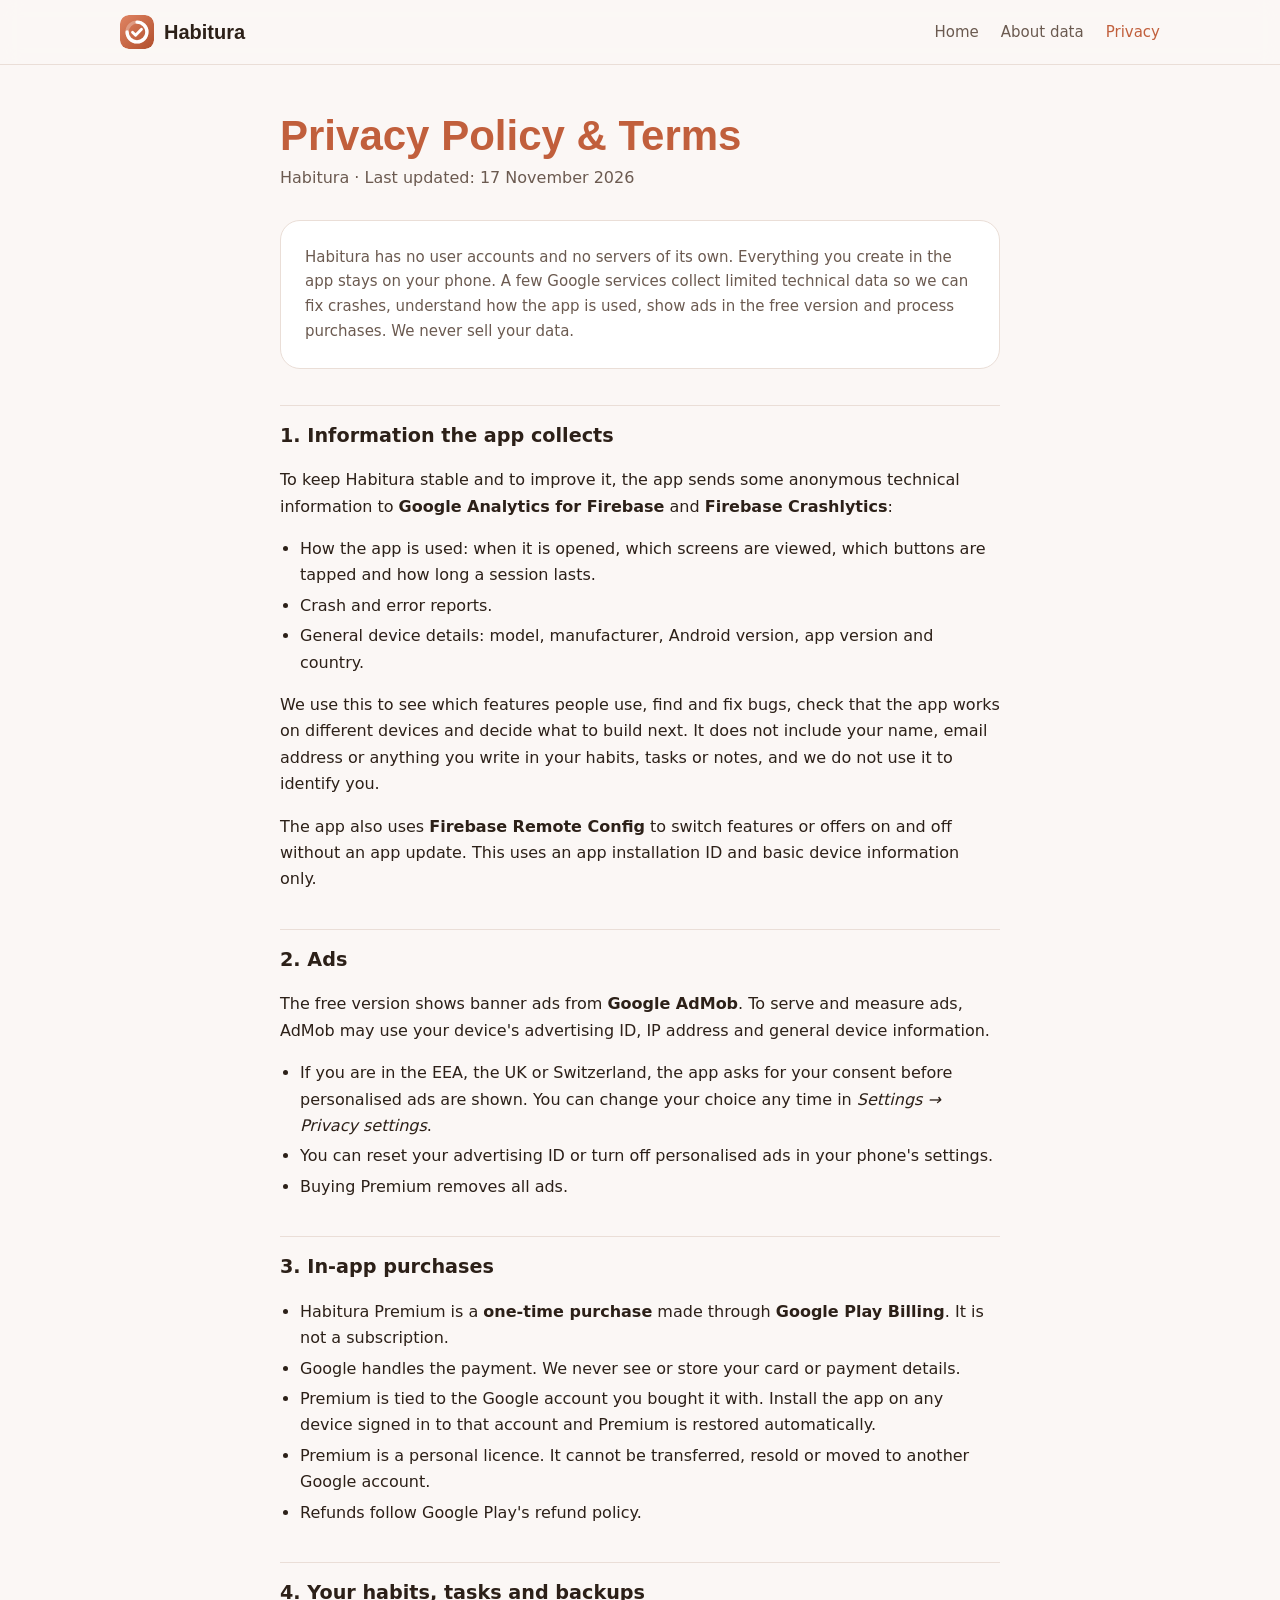
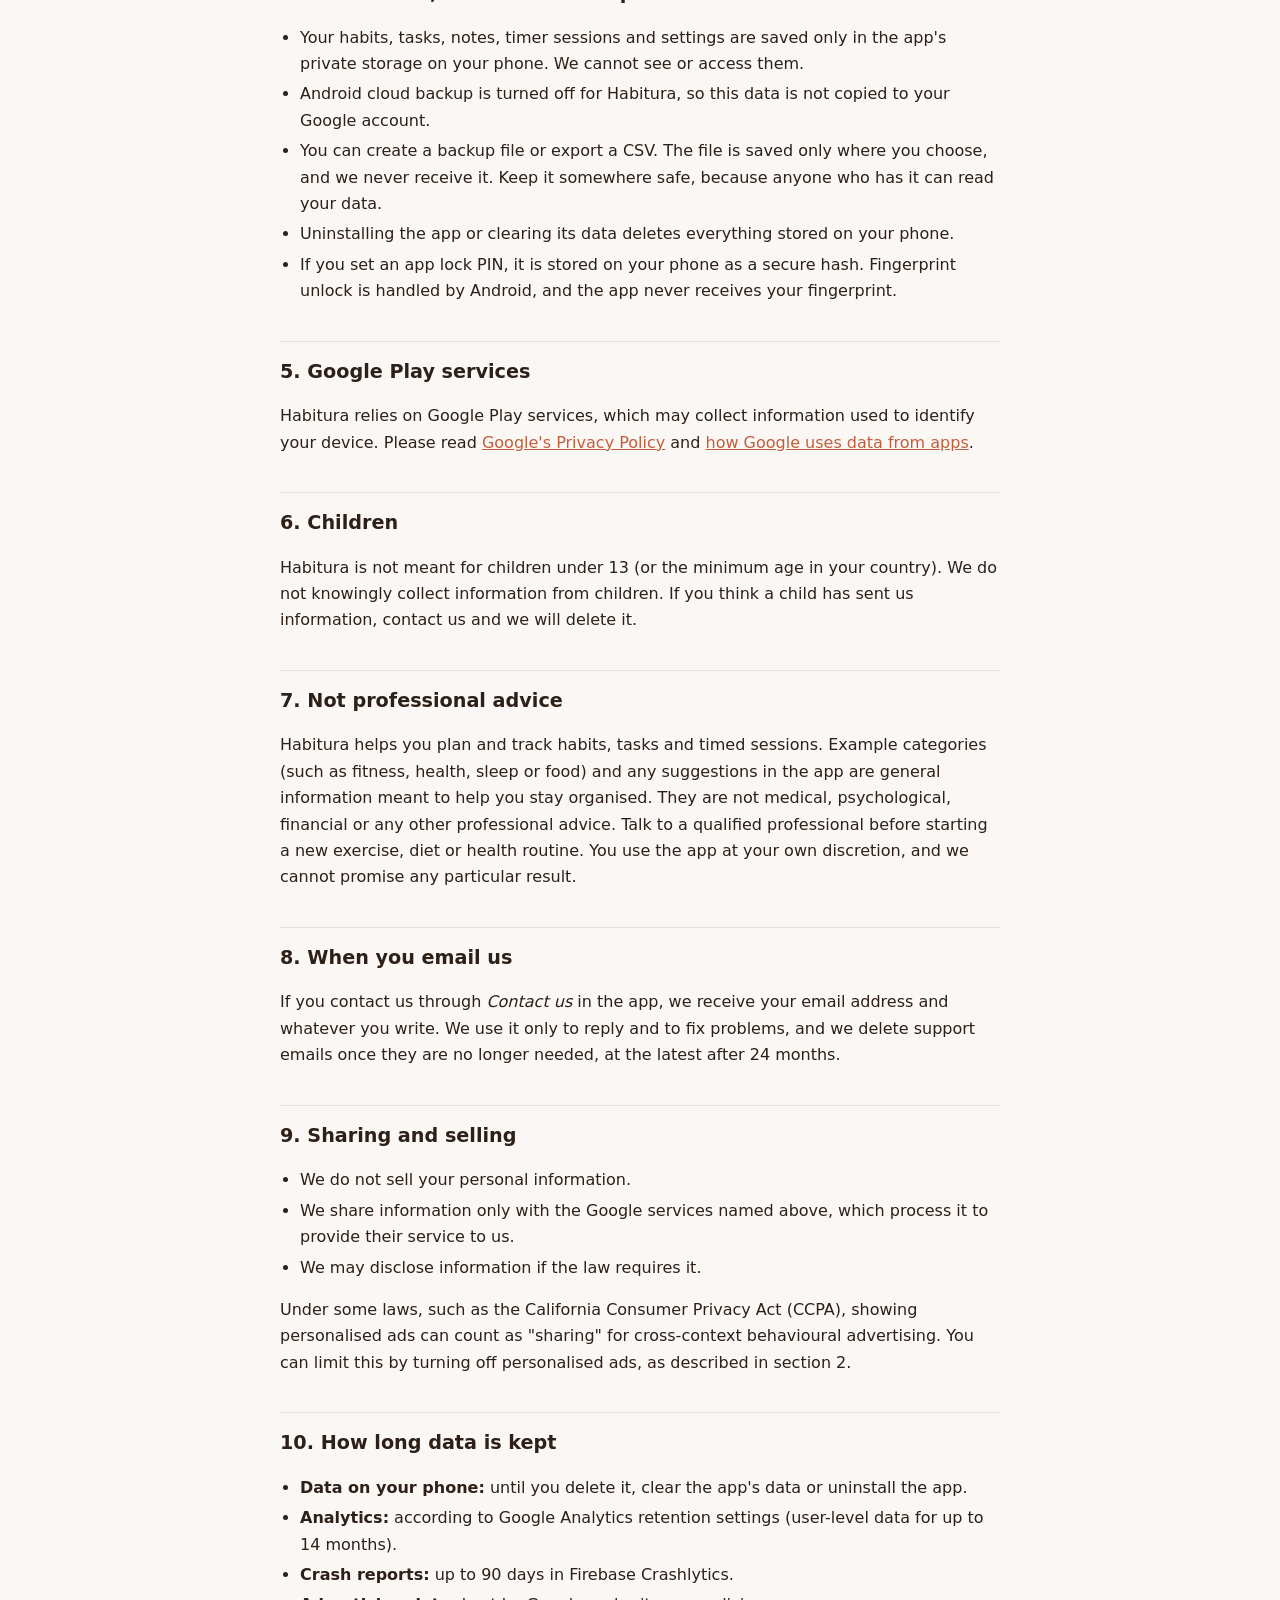
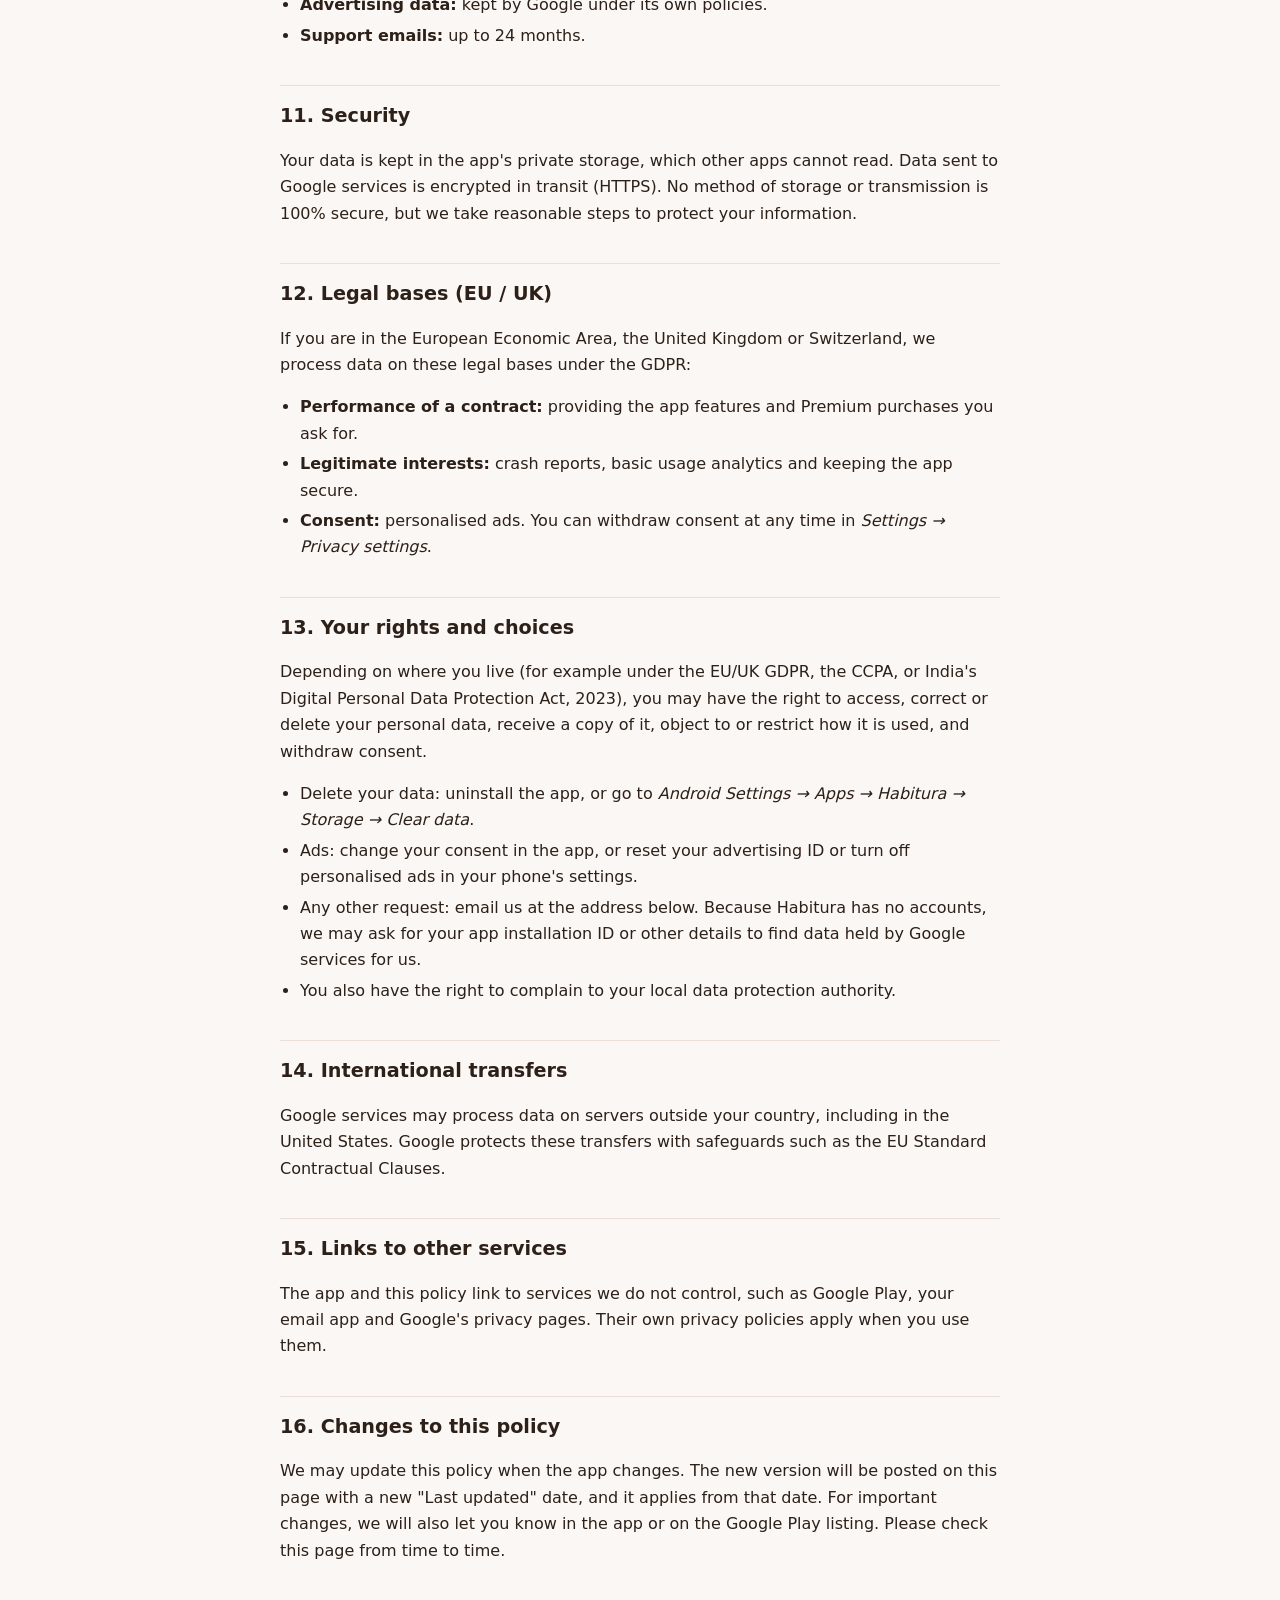
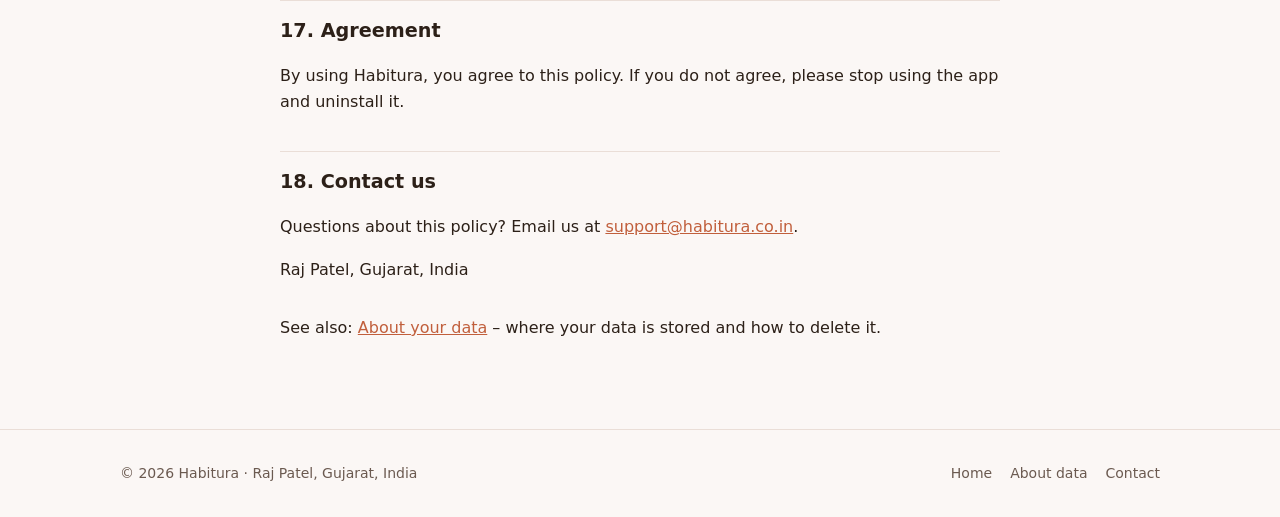
<file: privacy-policy.html>
<!doctype html>
<html lang="en"><head><meta charset="utf-8">
<title>Habitura Privacy Policy</title>
<meta http-equiv="refresh" content="0; url=privacy-policy/">
<link rel="canonical" href="privacy-policy/">
</head><body><p>Moved to <a href="privacy-policy/">Habitura Privacy Policy</a>.</p></body></html>
</file>
<file: assets/style.css>
/* Habitura website — shared styles (light + dark) */
:root{
  --accent:#C15F3C; --accent-dark:#9E4A2C; --accent-soft:#F9E3DA;
  --bg:#FBF7F5; --surface:#FFFFFF; --text:#2C2018; --muted:#6B5A50; --border:#EADED7;
  --hero1:#C9653F; --hero2:#8F3A1F;
}
@media (prefers-color-scheme:dark){
  :root{--accent:#E08A68;--accent-dark:#C9714F;--accent-soft:#3A2A23;
    --bg:#1B1715;--surface:#241F1C;--text:#F1E9E4;--muted:#B8AAA1;--border:#3A322D}
}
*{box-sizing:border-box}
html{scroll-behavior:smooth}
body{margin:0;background:var(--bg);color:var(--text);font:16px/1.65 Inter,system-ui,-apple-system,"Segoe UI",Roboto,sans-serif;-webkit-font-smoothing:antialiased}
a{color:var(--accent)}
img{max-width:100%;display:block}
.wrap{max-width:1080px;margin:0 auto;padding:0 20px}

/* header */
.site-head{position:sticky;top:0;z-index:10;background:color-mix(in srgb,var(--bg) 88%,transparent);backdrop-filter:blur(10px);border-bottom:1px solid var(--border)}
.site-head .wrap{display:flex;align-items:center;justify-content:space-between;height:64px}
.brand{display:flex;align-items:center;gap:10px;text-decoration:none;color:var(--text);font:800 20px/1 Poppins,Inter,sans-serif}
.brand img{width:34px;height:34px;border-radius:9px}
.nav{display:flex;gap:22px}
.nav a{text-decoration:none;color:var(--muted);font-weight:500;font-size:15px}
.nav a:hover,.nav a[aria-current]{color:var(--accent)}

/* hero */
.hero{background:radial-gradient(800px 500px at 85% 10%,#D9774F,transparent 70%),linear-gradient(160deg,var(--hero1),var(--hero2));color:#fff;overflow:hidden}
.hero .wrap{display:grid;grid-template-columns:1.1fr .9fr;gap:40px;align-items:center;padding-top:64px;padding-bottom:0}
.hero h1{font:800 clamp(38px,6vw,64px)/1.02 Poppins,Inter,sans-serif;letter-spacing:-1px;margin:0 0 16px}
.hero p.lead{font-size:clamp(17px,2.2vw,20px);opacity:.95;margin:0 0 28px;max-width:30em}
.hero .app-icon{width:84px;height:84px;border-radius:22px;box-shadow:0 12px 30px rgba(60,15,0,.35);margin-bottom:22px}
.hero .shot{align-self:end;max-width:360px;justify-self:center;border-radius:28px 28px 0 0;box-shadow:0 -10px 50px rgba(40,10,0,.35)}
.btn{display:inline-flex;align-items:center;gap:10px;padding:14px 22px;border-radius:14px;background:#fff;color:var(--text);font-weight:700;text-decoration:none;box-shadow:0 8px 20px rgba(40,10,0,.25)}
.btn svg{width:22px;height:22px}
.hero .note{margin-top:14px;font-size:14px;opacity:.85}
.hero-pad{padding-bottom:64px}

/* sections */
section{padding:72px 0}
.kicker{color:var(--accent);font-weight:700;letter-spacing:.08em;text-transform:uppercase;font-size:13px;margin:0 0 8px}
h2.title{font:800 clamp(28px,4vw,40px)/1.15 Poppins,Inter,sans-serif;margin:0 0 12px}
.sub{color:var(--muted);max-width:40em;margin:0 0 36px}
.grid{display:grid;grid-template-columns:repeat(3,1fr);gap:18px}
.card{background:var(--surface);border:1px solid var(--border);border-radius:20px;padding:24px}
.card .ic{width:46px;height:46px;border-radius:14px;background:var(--accent-soft);display:flex;align-items:center;justify-content:center;margin-bottom:14px;font-size:22px}
.card h3{margin:0 0 6px;font-size:18px}
.card p{margin:0;color:var(--muted);font-size:15px}
.shots{display:flex;gap:18px;overflow-x:auto;padding:4px 4px 18px;scroll-snap-type:x mandatory}
.shots img{flex:none;width:240px;border-radius:22px;box-shadow:0 10px 26px rgba(60,20,0,.18);scroll-snap-align:start}
.band{background:var(--surface);border-top:1px solid var(--border);border-bottom:1px solid var(--border)}
.cta{text-align:center}
.cta .btn{background:var(--accent);color:#fff}

/* document pages */
.doc{max-width:760px;margin:0 auto;padding:48px 20px 72px}
.doc h1{font:800 clamp(30px,5vw,42px)/1.1 Poppins,Inter,sans-serif;color:var(--accent);margin:0 0 6px}
.doc .meta{color:var(--muted);margin:0 0 28px}
.doc h2{font-size:1.2rem;margin:36px 0 8px;padding-top:14px;border-top:1px solid var(--border)}
.doc ul{padding-left:20px}.doc li{margin:4px 0}
.doc .card{margin-bottom:8px}
.toc{columns:2;gap:24px;font-size:15px;margin:16px 0 8px;padding-left:18px}
.toc li{break-inside:avoid;margin:0 0 6px}

/* footer */
.site-foot{border-top:1px solid var(--border);padding:32px 0;color:var(--muted);font-size:14px}
.site-foot .wrap{display:flex;flex-wrap:wrap;gap:16px;justify-content:space-between;align-items:center}
.site-foot nav{display:flex;flex-wrap:wrap;gap:18px}
.site-foot a{color:var(--muted);text-decoration:none}
.site-foot a:hover{color:var(--accent)}

@media (max-width:820px){
  .hero .wrap{grid-template-columns:1fr;text-align:center;padding-top:48px}
  .hero p.lead{margin-left:auto;margin-right:auto}
  .hero .app-icon{margin-left:auto;margin-right:auto}
  .hero .shot{max-width:280px}
  .grid{grid-template-columns:1fr 1fr}
  .nav{gap:14px}.nav a{font-size:14px}
  .toc{columns:1}
}
@media (max-width:520px){
  .grid{grid-template-columns:1fr}
  .nav a.hide-sm{display:none}
  section{padding:56px 0}
}
</file>
